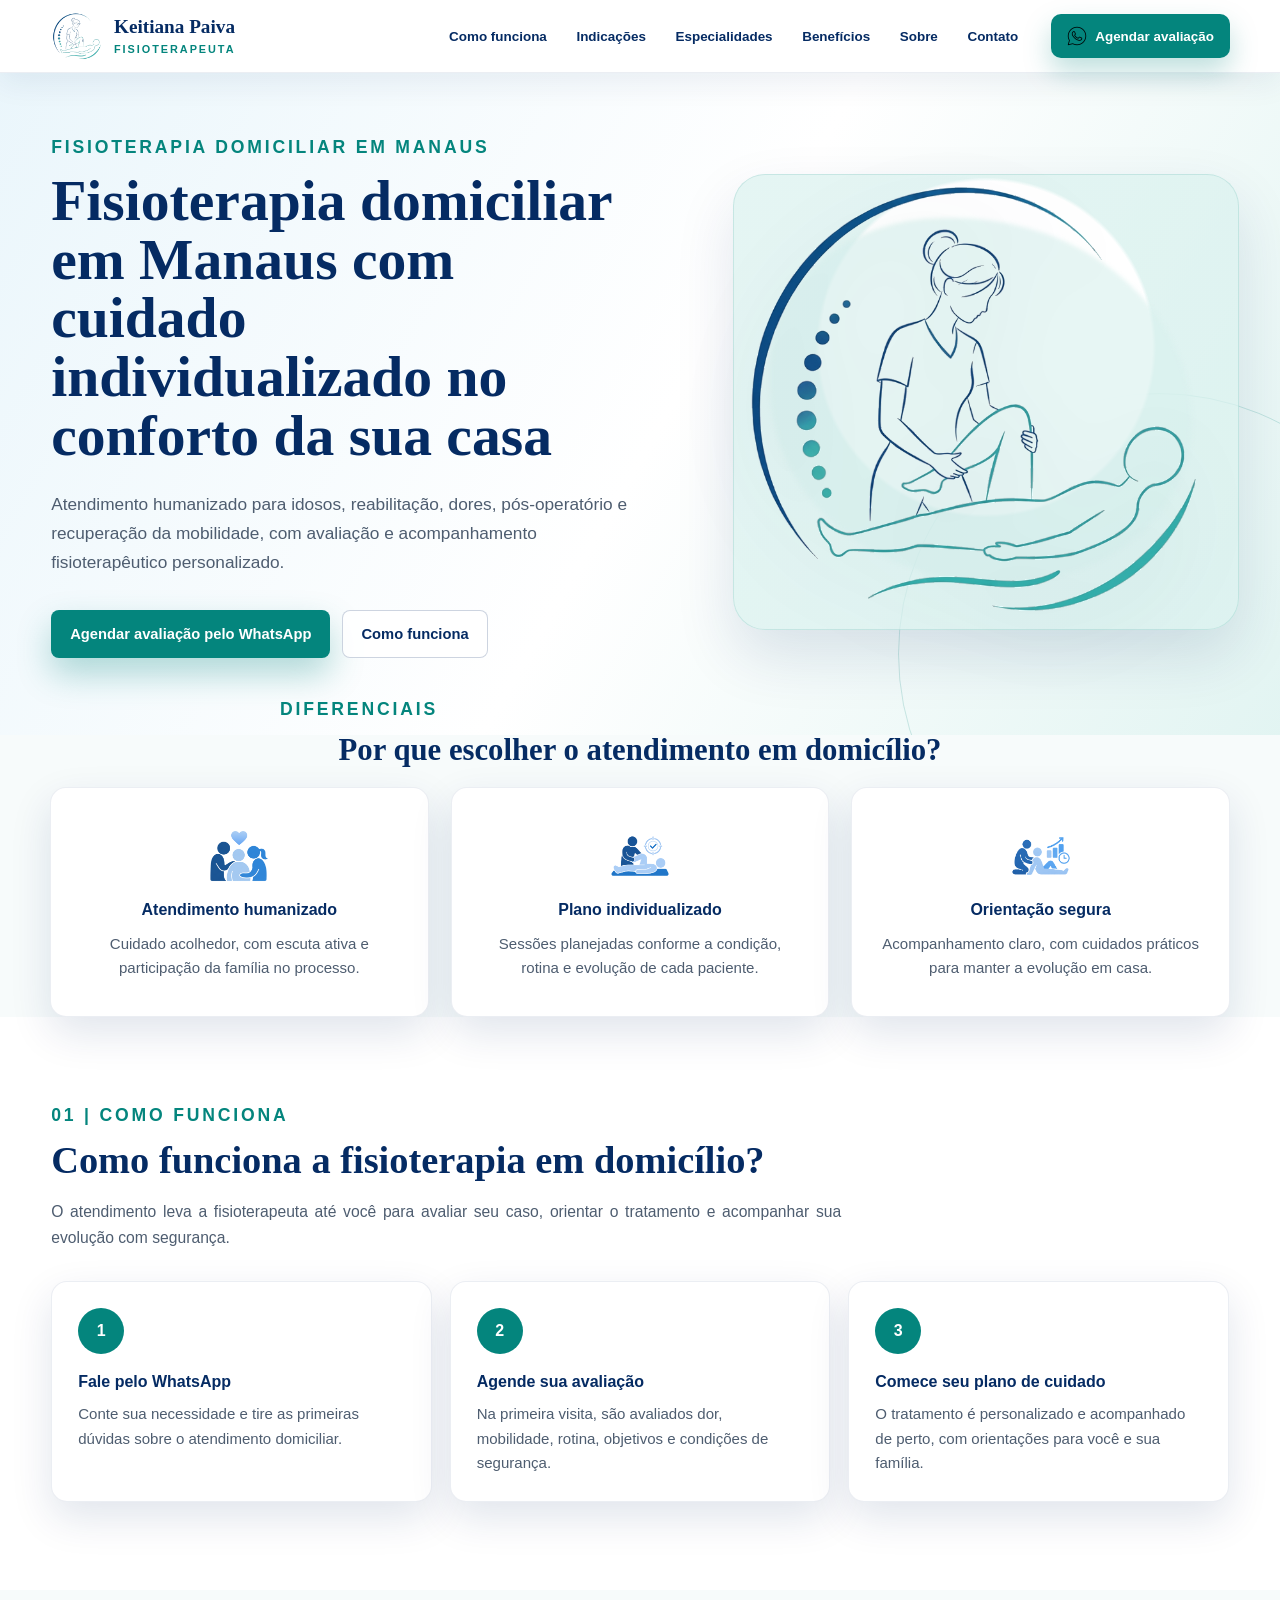
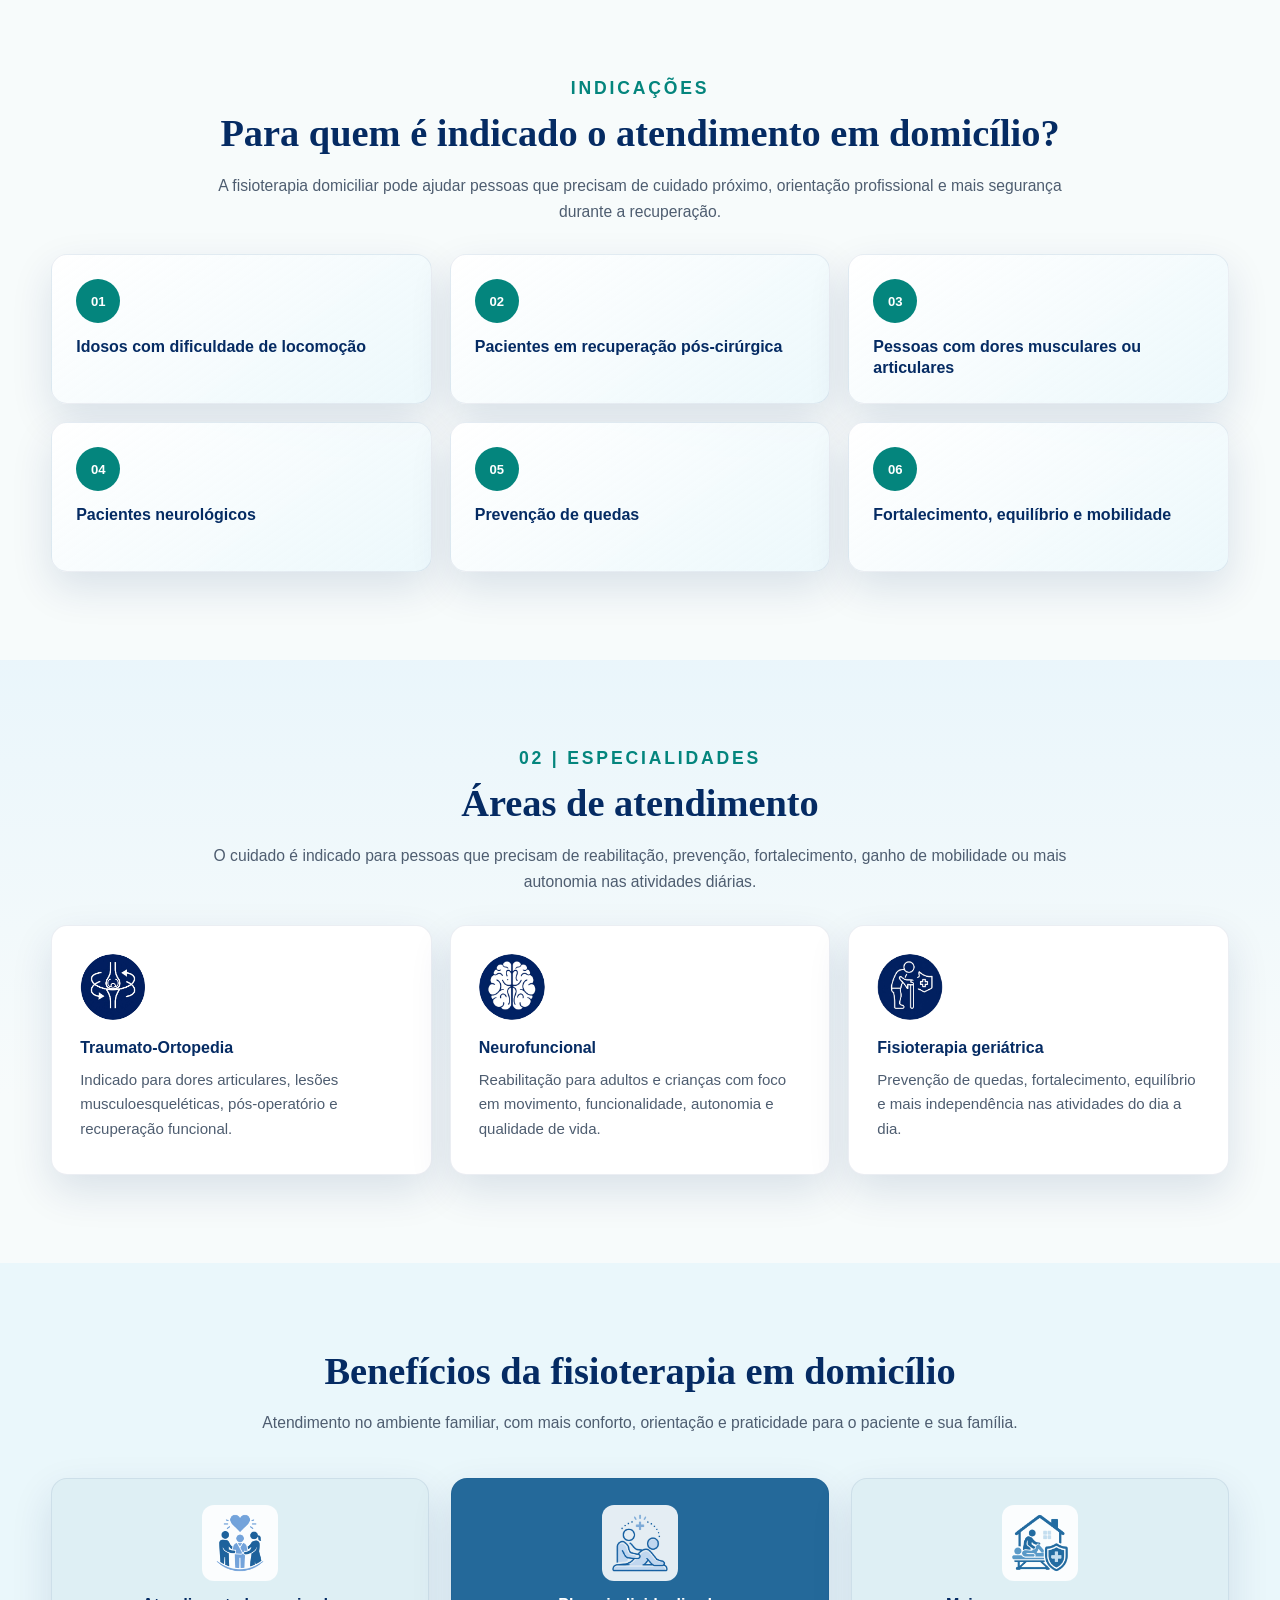
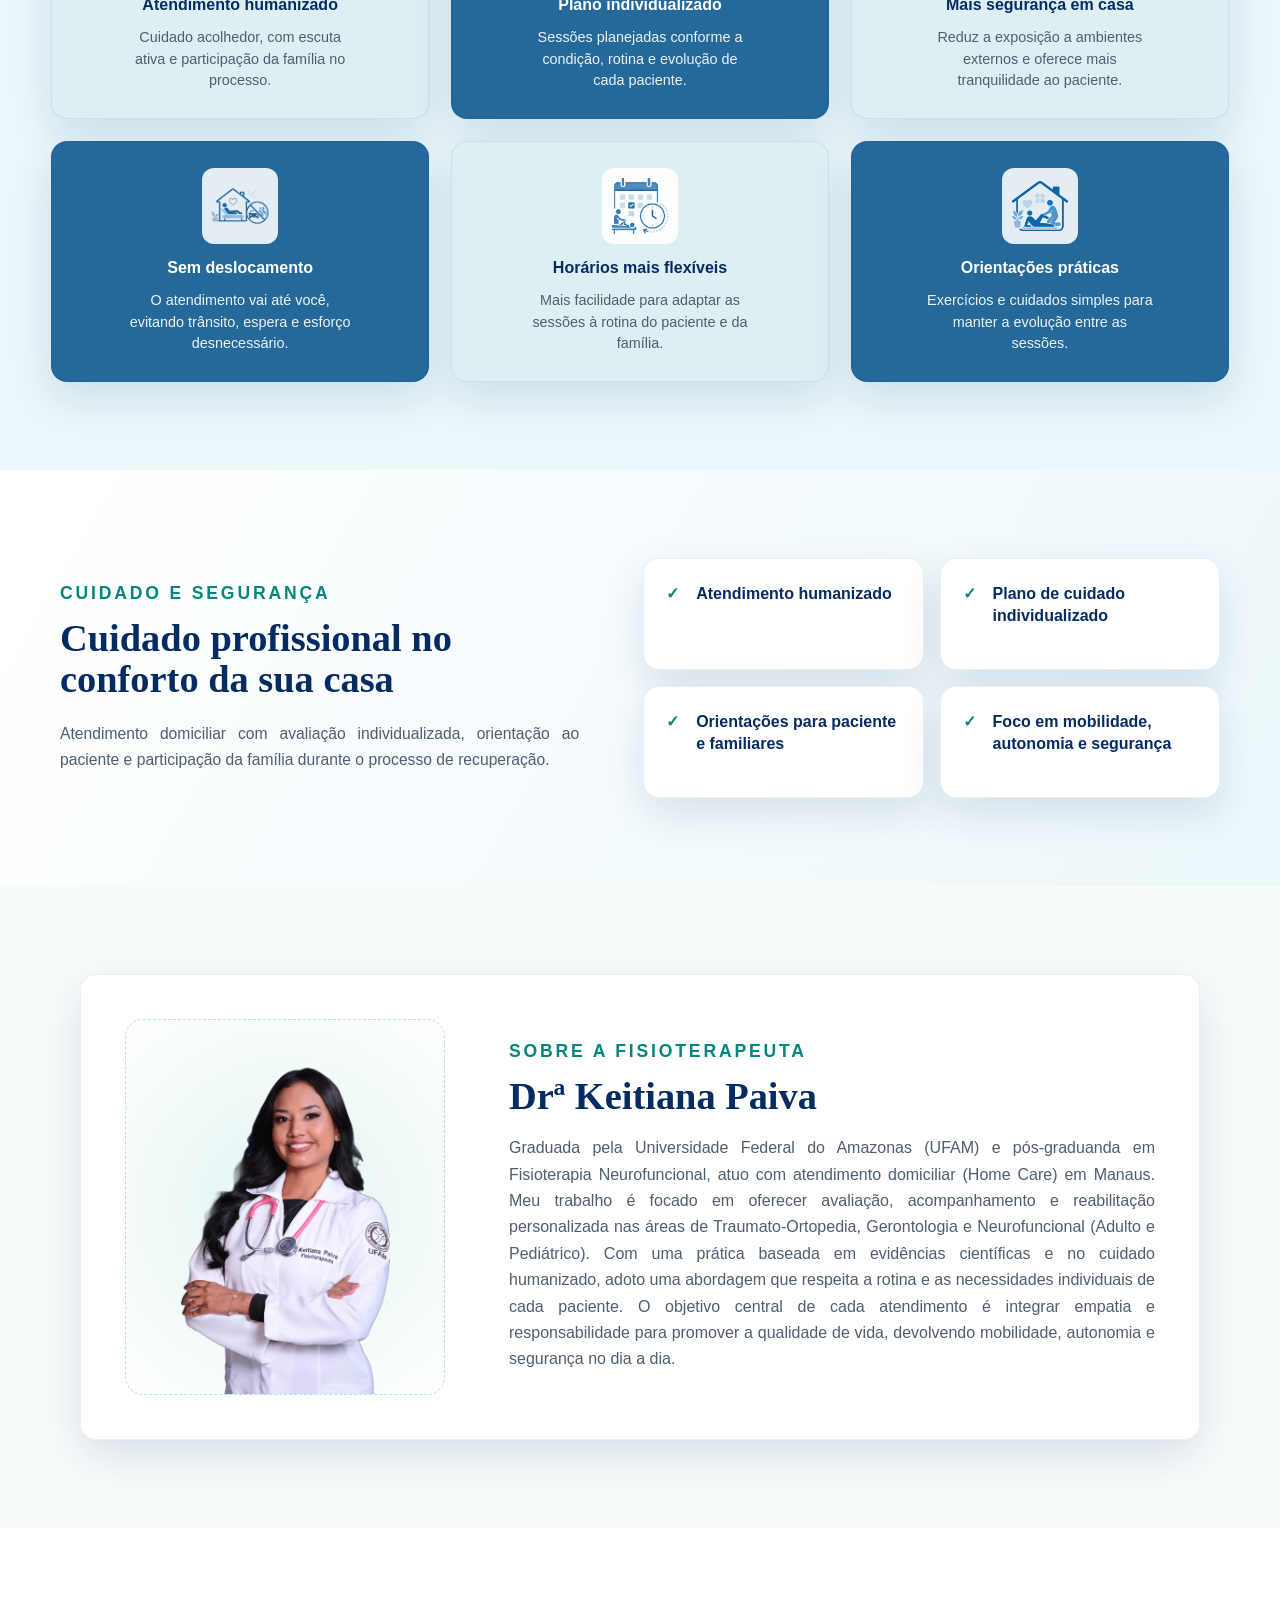
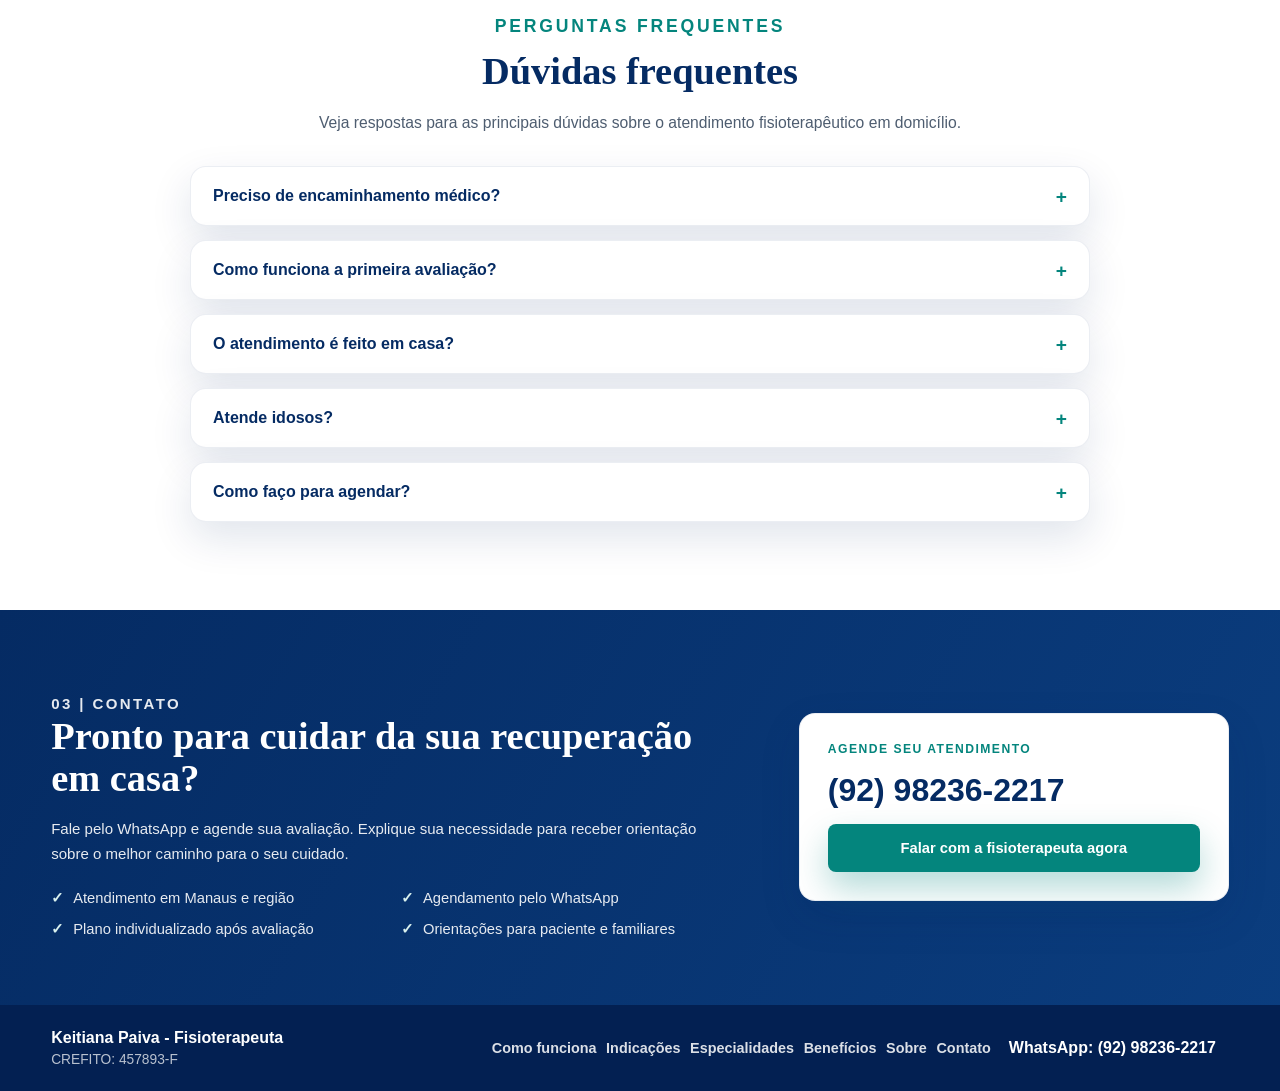
<file: index.html>
<!doctype html>
<html lang="pt-BR">
  <head>
    <meta charset="utf-8">
    <meta name="viewport" content="width=device-width, initial-scale=1">
    <meta
      name="description"
      content="Fisioterapia domiciliar em Manaus com avaliação, tratamento e acompanhamento individualizado para recuperar movimento, autonomia e qualidade de vida."
    >
    <meta
      name="keywords"
      content="fisioterapia domiciliar, fisioterapia em domicílio, fisioterapeuta em domicílio, fisioterapia domiciliar em Manaus, fisioterapia geriátrica, neurofuncional, traumato-ortopedia"
    >
    <title>Fisioterapia Domiciliar em Manaus | Keitiana Paiva</title>
    <link rel="canonical" href="https://fisioterapia-domiciliar-manaus.vercel.app/">
    <meta property="og:title" content="Fisioterapia Domiciliar em Manaus | Keitiana Paiva">
    <meta
      property="og:description"
      content="Atendimento fisioterapêutico domiciliar em Manaus com cuidado individualizado, seguro e humanizado."
    >
    <meta property="og:type" content="website">
    <meta property="og:url" content="https://fisioterapia-domiciliar-manaus.vercel.app/">
    <meta property="og:image" content="https://fisioterapia-domiciliar-manaus.vercel.app/assets/keit-logo-mark.png">
    <meta name="twitter:card" content="summary_large_image">
    <meta name="theme-color" content="#052b63">
    <link rel="icon" href="assets/keit-logo-mark.png" type="image/png">
    <link rel="stylesheet" href="styles.css">
    <script type="application/ld+json">
      {
        "@context": "https://schema.org",
        "@type": "MedicalBusiness",
        "name": "Keitiana Paiva - Fisioterapeuta",
        "description": "Fisioterapia domiciliar em Manaus com avaliação, tratamento e acompanhamento individualizado.",
        "url": "https://fisioterapia-domiciliar-manaus.vercel.app/",
        "image": "https://fisioterapia-domiciliar-manaus.vercel.app/assets/keit-logo-mark.png",
        "telephone": "+5592982362217",
        "priceRange": "$$",
        "medicalSpecialty": [
          "Physiotherapy",
          "Geriatric",
          "Neurologic",
          "Orthopedic"
        ],
        "areaServed": [
          {
            "@type": "City",
            "name": "Manaus"
          },
          {
            "@type": "AdministrativeArea",
            "name": "Amazonas"
          }
        ],
        "availableService": [
          {
            "@type": "MedicalTherapy",
            "name": "Fisioterapia em domicílio"
          },
          {
            "@type": "MedicalTherapy",
            "name": "Fisioterapia geriátrica"
          },
          {
            "@type": "MedicalTherapy",
            "name": "Fisioterapia neurofuncional"
          },
          {
            "@type": "MedicalTherapy",
            "name": "Traumato-Ortopedia"
          }
        ],
        "contactPoint": {
          "@type": "ContactPoint",
          "telephone": "+5592982362217",
          "contactType": "customer service",
          "availableLanguage": "Portuguese"
        }
      }
    </script>
  </head>
  <body>
    <header class="site-header">
      <div class="header-inner">
        <a class="brand" href="#inicio" aria-label="Keitiana Paiva">
          <img class="brand-logo" src="assets/keit-logo-mark.png" alt="" width="760" height="760">
          <span class="brand-copy">
            <strong>Keitiana Paiva</strong>
            <small>Fisioterapeuta</small>
          </span>
        </a>

        <button class="menu-toggle" type="button" aria-label="Abrir menu de navegação" aria-controls="primary-navigation" aria-expanded="false">
          <span></span>
          <span></span>
          <span></span>
        </button>

        <nav id="primary-navigation" class="nav" aria-label="Navegação principal">
          <div class="nav-links">
            <a href="#servico">Como funciona</a>
            <a href="#indicacoes">Indicações</a>
            <a href="#especialidades">Especialidades</a>
            <a href="#beneficios">Benefícios</a>
            <a href="#sobre">Sobre</a>
            <a href="#contato">Contato</a>
          </div>

          <a class="header-whatsapp" href="https://wa.me/5592982362217?text=Ol%C3%A1%2C%20gostaria%20de%20agendar%20um%20pr%C3%A9-atendimento%20de%20fisioterapia%20em%20domic%C3%ADlio." target="_blank" rel="noreferrer noopener" aria-label="Agendar avaliação pelo WhatsApp">
            <img src="assets/icons8-whatsapp-20.png" alt="" width="20" height="20" aria-hidden="true">
            Agendar avaliação
          </a>
        </nav>
      </div>
    </header>

    <main id="inicio">
      <section class="hero" aria-labelledby="hero-title">
        <div class="hero-content">
          <p class="eyebrow">Fisioterapia domiciliar em Manaus</p>
          <h1 id="hero-title">Fisioterapia domiciliar em Manaus com cuidado individualizado no conforto da sua casa</h1>
          <p class="hero-subtitle">
            Atendimento humanizado para idosos, reabilitação, dores, pós-operatório e recuperação
            da mobilidade, com avaliação e acompanhamento fisioterapêutico personalizado.
          </p>
          <div class="hero-actions">
            <a class="button primary" href="https://wa.me/5592982362217?text=Ol%C3%A1%2C%20gostaria%20de%20agendar%20um%20pr%C3%A9-atendimento%20de%20fisioterapia%20em%20domic%C3%ADlio." target="_blank" rel="noreferrer noopener" aria-label="Agendar avaliação pelo WhatsApp">
              Agendar avaliação pelo WhatsApp
            </a>
            <a class="button secondary" href="#servico">Como funciona</a>
          </div>
        </div>

        <div class="hero-visual" aria-label="Ilustração de fisioterapia em domicílio">
          <img src="assets/keit-logo-mark.png" alt="Fisioterapeuta realizando atendimento domiciliar" width="577" height="433" fetchpriority="high" decoding="async">
        </div>
      </section>

      <section class="intro-section" aria-labelledby="intro-title">
        <div class="intro-heading">
          <p class="eyebrow">Diferenciais</p>
          <h2 id="intro-title">Por que escolher o atendimento em domicílio?</h2>
        </div>
        <div class="intro-strip" aria-label="Resumo do atendimento">
          <article>
            <img class="intro-icon" src="assets/resumo-atendimento-1.png" alt="" width="1018" height="1018" loading="lazy" decoding="async">
            <h3>Atendimento humanizado</h3>
            <p>Cuidado acolhedor, com escuta ativa e participação da família no processo.</p>
          </article>
          <article>
            <img class="intro-icon" src="assets/resumo-atendimento-2.png" alt="" width="987" height="987" loading="lazy" decoding="async">
            <h3>Plano individualizado</h3>
            <p>Sessões planejadas conforme a condição, rotina e evolução de cada paciente.</p>
          </article>
          <article>
            <img class="intro-icon" src="assets/resumo-atendimento-3.png" alt="" width="913" height="913" loading="lazy" decoding="async">
            <h3>Orientação segura</h3>
            <p>Acompanhamento claro, com cuidados práticos para manter a evolução em casa.</p>
          </article>
        </div>
      </section>

      <section id="servico" class="section service-section">
        <div class="section-heading">
          <p class="eyebrow">01 | Como funciona</p>
          <h2>Como funciona a fisioterapia em domicílio?</h2>
          <p>
            O atendimento leva a fisioterapeuta até você para avaliar seu caso,
            orientar o tratamento e acompanhar sua evolução com segurança.
          </p>
        </div>

        <div class="process-grid">
          <article class="process-card">
            <span>1</span>
            <h3>Fale pelo WhatsApp</h3>
            <p>Conte sua necessidade e tire as primeiras dúvidas sobre o atendimento domiciliar.</p>
          </article>
          <article class="process-card">
            <span>2</span>
            <h3>Agende sua avaliação</h3>
            <p>Na primeira visita, são avaliados dor, mobilidade, rotina, objetivos e condições de segurança.</p>
          </article>
          <article class="process-card">
            <span>3</span>
            <h3>Comece seu plano de cuidado</h3>
            <p>O tratamento é personalizado e acompanhado de perto, com orientações para você e sua família.</p>
          </article>
        </div>
      </section>

      <section id="indicacoes" class="section indications-section" aria-labelledby="indications-title">
        <div class="section-heading center">
          <p class="eyebrow">Indicações</p>
          <h2 id="indications-title">Para quem é indicado o atendimento em domicílio?</h2>
          <p>
            A fisioterapia domiciliar pode ajudar pessoas que precisam de cuidado próximo,
            orientação profissional e mais segurança durante a recuperação.
          </p>
        </div>

        <div class="indications-grid" aria-label="Situações em que a fisioterapia domiciliar pode ajudar">
          <article>
            <span>01</span>
            <h3>Idosos com dificuldade de locomoção</h3>
          </article>
          <article>
            <span>02</span>
            <h3>Pacientes em recuperação pós-cirúrgica</h3>
          </article>
          <article>
            <span>03</span>
            <h3>Pessoas com dores musculares ou articulares</h3>
          </article>
          <article>
            <span>04</span>
            <h3>Pacientes neurológicos</h3>
          </article>
          <article>
            <span>05</span>
            <h3>Prevenção de quedas</h3>
          </article>
          <article>
            <span>06</span>
            <h3>Fortalecimento, equilíbrio e mobilidade</h3>
          </article>
        </div>
      </section>

      <section id="especialidades" class="section specialty-section">
        <div class="section-heading center">
          <p class="eyebrow">02 | Especialidades</p>
          <h2>Áreas de atendimento</h2>
          <p>
            O cuidado é indicado para pessoas que precisam de reabilitação, prevenção,
            fortalecimento, ganho de mobilidade ou mais autonomia nas atividades diárias.
          </p>
        </div>

        <div class="specialty-grid">
          <article class="specialty-card">
            <img class="specialty-icon-img" src="assets/traumato-ortopedia.png" alt="" width="490" height="490" loading="lazy" decoding="async">
            <h3>Traumato-Ortopedia</h3>
            <p>Indicado para dores articulares, lesões musculoesqueléticas, pós-operatório e recuperação funcional.</p>
          </article>
          <article class="specialty-card">
            <img class="specialty-icon-img" src="assets/neurofuncional.png" alt="" width="424" height="424" loading="lazy" decoding="async">
            <h3>Neurofuncional</h3>
            <p>Reabilitação para adultos e crianças com foco em movimento, funcionalidade, autonomia e qualidade de vida.</p>
          </article>
          <article class="specialty-card">
            <img class="specialty-icon-img" src="assets/fisioterapia-geriatrica.png" alt="" width="426" height="426" loading="lazy" decoding="async">
            <h3>Fisioterapia geriátrica</h3>
            <p>Prevenção de quedas, fortalecimento, equilíbrio e mais independência nas atividades do dia a dia.</p>
          </article>
        </div>
      </section>

      <section id="beneficios" class="section benefits-section" aria-labelledby="benefits-title">
        <div class="section-heading center">
          <h2 id="benefits-title">Benefícios da fisioterapia em domicílio</h2>
          <p>
            Atendimento no ambiente familiar, com mais conforto, orientação e praticidade
            para o paciente e sua família.
          </p>
        </div>

        <div class="benefits-grid">
          <article class="benefit-card">
            <img class="benefit-icon-img" src="assets/beneficio-1.png" alt="" width="912" height="912" loading="lazy" decoding="async">
            <h3>Atendimento humanizado</h3>
            <p>Cuidado acolhedor, com escuta ativa e participação da família no processo.</p>
          </article>
          <article class="benefit-card featured">
            <img class="benefit-icon-img" src="assets/beneficio-2.png" alt="" width="795" height="795" loading="lazy" decoding="async">
            <h3>Plano individualizado</h3>
            <p>Sessões planejadas conforme a condição, rotina e evolução de cada paciente.</p>
          </article>
          <article class="benefit-card">
            <img class="benefit-icon-img" src="assets/beneficio-3.png" alt="" width="874" height="874" loading="lazy" decoding="async">
            <h3>Mais segurança em casa</h3>
            <p>Reduz a exposição a ambientes externos e oferece mais tranquilidade ao paciente.</p>
          </article>
          <article class="benefit-card featured">
            <img class="benefit-icon-img" src="assets/beneficio-4.png" alt="" width="1119" height="1119" loading="lazy" decoding="async">
            <h3>Sem deslocamento</h3>
            <p>O atendimento vai até você, evitando trânsito, espera e esforço desnecessário.</p>
          </article>
          <article class="benefit-card">
            <img class="benefit-icon-img" src="assets/beneficio-5.png" alt="" width="809" height="809" loading="lazy" decoding="async">
            <h3>Horários mais flexíveis</h3>
            <p>Mais facilidade para adaptar as sessões à rotina do paciente e da família.</p>
          </article>
          <article class="benefit-card featured">
            <img class="benefit-icon-img" src="assets/beneficio-6.png" alt="" width="942" height="942" loading="lazy" decoding="async">
            <h3>Orientações práticas</h3>
            <p>Exercícios e cuidados simples para manter a evolução entre as sessões.</p>
          </article>
        </div>
      </section>

      <section class="section trust-section" aria-labelledby="trust-title">
        <div class="trust-content">
          <div>
            <p class="eyebrow">Cuidado e segurança</p>
            <h2 id="trust-title">Cuidado profissional no conforto da sua casa</h2>
            <p>
              Atendimento domiciliar com avaliação individualizada, orientação ao paciente
              e participação da família durante o processo de recuperação.
            </p>
          </div>
          <ul class="trust-cards" aria-label="Pontos de confiança do atendimento">
            <li>Atendimento humanizado</li>
            <li>Plano de cuidado individualizado</li>
            <li>Orientações para paciente e familiares</li>
            <li>Foco em mobilidade, autonomia e segurança</li>
          </ul>
        </div>
      </section>

      <section id="sobre" class="section about-section" aria-labelledby="about-title">
        <div class="about-visual" aria-hidden="true">
          <img src="assets/keit-perfilV2PNG.png" alt="" width="760" height="760" loading="lazy" decoding="async">
        </div>
        <div class="about-copy">
          <p class="eyebrow">Sobre a fisioterapeuta</p>
          <h2 id="about-title">Drª Keitiana Paiva</h2>
          <p>Graduada pela Universidade Federal do Amazonas (UFAM) e pós-graduanda em Fisioterapia Neurofuncional, atuo com atendimento domiciliar (Home Care) em Manaus. Meu trabalho é focado em oferecer avaliação, acompanhamento e reabilitação personalizada nas áreas de Traumato-Ortopedia, Gerontologia e Neurofuncional (Adulto e Pediátrico).
Com uma prática baseada em evidências científicas e no cuidado humanizado, adoto uma abordagem que respeita a rotina e as necessidades individuais de cada paciente. O objetivo central de cada atendimento é integrar empatia e responsabilidade para promover a qualidade de vida, devolvendo mobilidade, autonomia e segurança no dia a dia.
          </p>

          <!-- Inserir CREFITO aqui quando o registro profissional for confirmado. -->
        </div>
      </section>

      <!-- Depoimentos em stand by: renderizar esta seção somente quando houver relatos reais de pacientes. -->

      <section class="section faq-section" aria-labelledby="faq-title">
        <div class="section-heading center">
          <p class="eyebrow">Perguntas frequentes</p>
          <h2 id="faq-title">Dúvidas frequentes</h2>
          <p>Veja respostas para as principais dúvidas sobre o atendimento fisioterapêutico em domicílio.</p>
        </div>

        <div class="faq-list">
          <details>
            <summary>Preciso de encaminhamento médico?</summary>
            <p>Nem sempre. A fisioterapeuta pode realizar uma avaliação inicial para entender sua necessidade e orientar o melhor caminho. Em alguns casos, o encaminhamento médico pode ajudar no planejamento do tratamento.</p>
          </details>
          <details>
            <summary>Como funciona a primeira avaliação?</summary>
            <p>Na primeira visita, são avaliados dor, mobilidade, força, equilíbrio, rotina, objetivos do paciente e condições de segurança do ambiente.</p>
          </details>
          <details>
            <summary>O atendimento é feito em casa?</summary>
            <p>Sim. O atendimento é realizado no domicílio do paciente, oferecendo mais conforto, praticidade e segurança durante o processo de recuperação.</p>
          </details>
          <details>
            <summary>Atende idosos?</summary>
            <p>Sim. A fisioterapia geriátrica pode ajudar na prevenção de quedas, fortalecimento, equilíbrio, mobilidade e independência nas atividades do dia a dia.</p>
          </details>
          <details>
            <summary>Como faço para agendar?</summary>
            <p>Basta entrar em contato pelo WhatsApp, explicar sua necessidade e combinar o melhor horário para a avaliação.</p>
          </details>
        </div>
      </section>

      <section id="contato" class="section contact-section">
        <div class="contact-copy">
          <p class="eyebrow">03 | Contato</p>
          <h2>Pronto para cuidar da sua recuperação em casa?</h2>
          <p>
            Fale pelo WhatsApp e agende sua avaliação. Explique sua necessidade
            para receber orientação sobre o melhor caminho para o seu cuidado.
          </p>
          <ul class="trust-list" aria-label="Pontos de confiança">
            <li>Atendimento em Manaus e região</li>
            <li>Agendamento pelo WhatsApp</li>
            <li>Plano individualizado após avaliação</li>
            <li>Orientações para paciente e familiares</li>
          </ul>
        </div>

        <div class="contact-panel">
          <strong>Agende seu atendimento</strong>
          <a class="phone" href="https://wa.me/5592982362217?text=Ol%C3%A1%2C%20gostaria%20de%20agendar%20um%20pr%C3%A9-atendimento%20de%20fisioterapia%20em%20domic%C3%ADlio." target="_blank" rel="noreferrer noopener" aria-label="Falar com a fisioterapeuta pelo WhatsApp no número 92 98236-2217">
            (92) 98236-2217
          </a>
          <a class="button primary full" href="https://wa.me/5592982362217?text=Ol%C3%A1%2C%20gostaria%20de%20agendar%20um%20pr%C3%A9-atendimento%20de%20fisioterapia%20em%20domic%C3%ADlio." target="_blank" rel="noreferrer noopener" aria-label="Agendar avaliação pelo WhatsApp">
            Falar com a fisioterapeuta agora
          </a>
        </div>
      </section>
    </main>

    <footer class="site-footer">
      <div>
        <strong>Keitiana Paiva - Fisioterapeuta</strong>
        <span>CREFITO: 457893-F</span>
      </div>
      <nav class="footer-links" aria-label="Links rápidos">
        <a href="#servico">Como funciona</a>
        <a href="#indicacoes">Indicações</a>
        <a href="#especialidades">Especialidades</a>
        <a href="#beneficios">Benefícios</a>
        <a href="#sobre">Sobre</a>
        <a href="#contato">Contato</a>
      </nav>
      <a href="https://wa.me/5592982362217?text=Ol%C3%A1%2C%20gostaria%20de%20agendar%20um%20pr%C3%A9-atendimento%20de%20fisioterapia%20em%20domic%C3%ADlio." target="_blank" rel="noreferrer noopener">WhatsApp: (92) 98236-2217</a>
    </footer>

    <a class="floating-whatsapp" href="https://wa.me/5592982362217?text=Ol%C3%A1%2C%20gostaria%20de%20agendar%20um%20pr%C3%A9-atendimento%20de%20fisioterapia%20em%20domic%C3%ADlio." target="_blank" rel="noreferrer noopener" aria-label="Agendar pelo WhatsApp">
      Agendar pelo WhatsApp
    </a>
    <script>
      const siteHeader = document.querySelector(".site-header");
      const menuToggle = document.querySelector(".menu-toggle");
      const primaryNavigation = document.querySelector("#primary-navigation");

      if (siteHeader && menuToggle && primaryNavigation) {
        const closeMenu = () => {
          siteHeader.classList.remove("is-menu-open");
          menuToggle.setAttribute("aria-expanded", "false");
          menuToggle.setAttribute("aria-label", "Abrir menu de navegação");
        };

        menuToggle.addEventListener("click", () => {
          const isOpen = siteHeader.classList.toggle("is-menu-open");
          menuToggle.setAttribute("aria-expanded", String(isOpen));
          menuToggle.setAttribute("aria-label", isOpen ? "Fechar menu de navegação" : "Abrir menu de navegação");
        });

        primaryNavigation.querySelectorAll('a[href^="#"]').forEach((link) => {
          link.addEventListener("click", closeMenu);
        });
      }
    </script>
  </body>
</html>
</file>
<file: styles.css>
:root {
  --navy: #052b63;
  --navy-2: #0b3e80;
  --teal: #04857d;
  --teal-dark: #066f69;
  --teal-soft: #d9f1ee;
  --paper: #ffffff;
  --page: #f7fbfb;
  --ink: #172033;
  --muted: #4e5d70;
  --line: #d7e6e4;
  --soft-blue: #eaf7fb;
  --card-blue: #24699a;
  --shadow: 0 16px 42px rgba(5, 43, 99, 0.12);
  --shadow-hover: 0 24px 54px rgba(5, 43, 99, 0.17);
}

* {
  box-sizing: border-box;
}

html {
  scroll-behavior: smooth;
}

body {
  margin: 0;
  color: var(--ink);
  font-family: Arial, Helvetica, sans-serif;
  background: var(--page);
}

a {
  color: inherit;
  text-decoration: none;
}

a:focus-visible,
button:focus-visible,
summary:focus-visible {
  outline: 3px solid rgba(4, 133, 125, 0.55);
  outline-offset: 3px;
}

img {
  max-width: 100%;
  height: auto;
}

.site-header {
  position: sticky;
  top: 0;
  z-index: 20;
  padding: 10px clamp(14px, 3vw, 36px);
  border-bottom: 1px solid rgba(5, 43, 99, 0.08);
  background: rgba(255, 255, 255, 0.96);
  backdrop-filter: blur(14px);
  box-shadow: 0 10px 30px rgba(5, 43, 99, 0.07);
}

.header-inner {
  display: flex;
  gap: clamp(18px, 2.5vw, 32px);
  align-items: center;
  justify-content: space-between;
  width: min(1180px, 100%);
  margin: 0 auto;
}

.brand {
  display: inline-flex;
  align-items: center;
  gap: 12px;
  min-width: 0;
}

.brand-logo {
  display: block;
  width: 52px;
  height: 52px;
  object-fit: contain;
  object-position: center;
}

.brand-copy {
  min-width: 0;
}

.brand strong {
  display: block;
  color: var(--navy);
  font-family: Georgia, "Times New Roman", serif;
  font-size: clamp(1rem, 1.5vw, 1.25rem);
  line-height: 1;
  white-space: nowrap;
}

.brand small {
  display: block;
  margin-top: 6px;
  color: var(--teal);
  font-size: 0.68rem;
  font-weight: 800;
  letter-spacing: 0.18em;
  text-transform: uppercase;
}

.nav {
  flex: 1 1 auto;
  display: flex;
  align-items: center;
  justify-content: flex-end;
  gap: clamp(14px, 1.8vw, 24px);
  min-width: 0;
}

.nav-links,
.footer-links {
  display: flex;
  flex-wrap: nowrap;
  justify-content: center;
  gap: clamp(4px, 0.75vw, 10px);
}

.nav-links a,
.header-whatsapp {
  display: inline-flex;
  align-items: center;
  justify-content: center;
  min-height: 42px;
  padding: 8px 10px;
  font-size: 0.84rem;
  font-weight: 800;
  border-radius: 10px;
  white-space: nowrap;
}

.nav-links a {
  color: var(--navy);
  transition: color 160ms ease, background 160ms ease;
}

.nav-links a:hover,
.nav-links a:focus-visible {
  color: var(--teal);
  background: rgba(217, 241, 238, 0.48);
}

.header-whatsapp {
  gap: 8px;
  flex: 0 0 auto;
  min-width: 172px;
  min-height: 44px;
  padding: 10px 16px;
  color: #fff;
  background: var(--teal);
  box-shadow: 0 13px 28px rgba(4, 133, 125, 0.26);
  transition: transform 160ms ease, box-shadow 160ms ease, background 160ms ease;
}

.header-whatsapp img {
  width: 20px;
  height: 20px;
  flex: 0 0 auto;
}

.header-whatsapp:hover,
.header-whatsapp:focus-visible {
  background: var(--teal-dark);
  box-shadow: 0 18px 38px rgba(4, 133, 125, 0.32);
  transform: translateY(-1px);
}

.menu-toggle {
  display: none;
  width: 48px;
  height: 48px;
  align-items: center;
  justify-content: center;
  gap: 5px;
  padding: 0;
  color: var(--teal);
  background: #fff;
  border: 1px solid rgba(4, 133, 125, 0.22);
  border-radius: 12px;
  box-shadow: 0 10px 24px rgba(5, 43, 99, 0.08);
  cursor: pointer;
}

.menu-toggle span {
  display: block;
  width: 22px;
  height: 2px;
  background: currentColor;
  border-radius: 999px;
  transition: transform 160ms ease, opacity 160ms ease;
}

.site-header.is-menu-open .menu-toggle span:nth-child(1) {
  transform: translateY(7px) rotate(45deg);
}

.site-header.is-menu-open .menu-toggle span:nth-child(2) {
  opacity: 0;
}

.site-header.is-menu-open .menu-toggle span:nth-child(3) {
  transform: translateY(-7px) rotate(-45deg);
}

.hero {
  position: relative;
  display: grid;
  grid-template-columns: minmax(0, 1fr) minmax(320px, 0.9fr);
  gap: clamp(34px, 5vw, 72px);
  align-items: center;
  padding: clamp(34px, 5vw, 68px) clamp(18px, 4vw, 70px) clamp(54px, 6vw, 78px);
  overflow: hidden;
  background:
    linear-gradient(120deg, rgba(232, 245, 251, 0.9), rgba(255, 255, 255, 0.9) 52%, rgba(217, 241, 238, 0.76)),
    var(--paper);
}

.hero::after {
  position: absolute;
  right: -140px;
  bottom: -180px;
  width: 520px;
  height: 520px;
  content: "";
  border: 1px solid rgba(4, 133, 125, 0.18);
  border-radius: 50%;
}

.hero-content,
.hero-visual {
  position: relative;
  z-index: 1;
}

.hero-content {
  max-width: 820px;
}

.eyebrow {
  margin: 0 0 14px;
  color: var(--teal);
  font-size: 1.1rem;
  font-weight: 900;
  letter-spacing: 0.16em;
  text-transform: uppercase;
}

h1,
h2,
h3,
p {
    text-align: justify;
}

h1,
h2,
h3 {
  margin-top: 0;
  color: var(--navy);
  text-align: left;
  word-spacing: normal;
}

h1,
h2 {
  font-family: Georgia, "Times New Roman", serif;
}

h1 {
  margin-bottom: 0;
  font-size: clamp(2.15rem, 4.5vw, 4.65rem);
  line-height: 1.02;
}

h2 {
  margin-bottom: 0;
  font-size: clamp(1.75rem, 3vw, 3.15rem);
  line-height: 1.08;
}

h3 {
  margin-bottom: 10px;
  font-size: 1rem;
  line-height: 1.26;
}

p {
  margin-top: 0;
}

.hero-subtitle {
  max-width: 690px;
  margin: 24px 0 0;
  color: var(--muted);
  font-size: clamp(0.98rem, 1.35vw, 1.12rem);
  line-height: 1.7;
  text-align: left;
}

.hero-actions {
  display: flex;
  flex-wrap: wrap;
  gap: 12px;
  margin-top: 32px;
}

.button {
  display: inline-flex;
  align-items: center;
  justify-content: center;
  min-height: 48px;
  padding: 13px 18px;
  font-size: 0.92rem;
  font-weight: 900;
  border: 1px solid transparent;
  border-radius: 8px;
  transition: transform 160ms ease, box-shadow 160ms ease, background 160ms ease, border-color 160ms ease;
}

.button:hover,
.button:focus-visible {
  transform: translateY(-2px);
}

.button.primary {
  color: #fff;
  background: var(--teal);
  box-shadow: 0 16px 34px rgba(4, 133, 125, 0.3);
}

.button.primary:hover,
.button.primary:focus-visible {
  background: var(--teal-dark);
  box-shadow: 0 20px 42px rgba(4, 133, 125, 0.34);
}

.button.secondary {
  color: var(--navy);
  border-color: rgba(5, 43, 99, 0.2);
  background: rgba(255, 255, 255, 0.82);
}

.button.secondary:hover,
.button.secondary:focus-visible {
  border-color: rgba(4, 133, 125, 0.4);
}

.button.full {
  width: 100%;
}

.hero-visual {
  display: grid;
  min-height: 420px;
  align-items: center;
  justify-items: center;
  isolation: isolate;
}

.hero-visual::before {
  position: absolute;
  inset: 4% -2% 2% 6%;
  content: "";
  z-index: -2;
  background:
    radial-gradient(circle at 50% 38%, rgba(255, 255, 255, 0.96) 0 44%, rgba(217, 241, 238, 0.7) 45% 100%);
  border: 1px solid rgba(4, 133, 125, 0.13);
  border-radius: 32px;
  box-shadow: 0 26px 60px rgba(5, 43, 99, 0.12);
}

.hero-visual::after {
  position: absolute;
  inset: 13% 7% 12% 13%;
  content: "";
  z-index: -1;
  background: rgba(217, 241, 238, 0.62);
  border-radius: 42% 58% 45% 55%;
  filter: blur(2px);
}

.hero-visual img {
  position: relative;
  display: block;
  width: min(92%, 540px);
  max-height: 520px;
  margin: 0 auto;
  object-fit: contain;
  object-position: center;
  filter: drop-shadow(0 22px 34px rgba(5, 43, 99, 0.14));
}

.intro-section {
  width: min(1180px, calc(100% - 36px));
  margin: -36px auto 0;
  position: relative;
  z-index: 2;
}

.intro-heading {
  max-width: 720px;
  margin: 0 auto 20px;
  text-align: center;
}

.intro-heading h2 {
  text-align: center;
  font-size: clamp(1.45rem, 2.4vw, 2.35rem);
}

.intro-strip {
  display: grid;
  grid-template-columns: repeat(3, minmax(0, 1fr));
  gap: 22px;
}

.intro-strip article,
.process-card,
.specialty-card,
.benefit-card,
.indications-grid article,
.trust-cards li,
.about-section,
.faq-list details,
.contact-panel {
  border: 1px solid rgba(5, 43, 99, 0.08);
  border-radius: 16px;
  background: var(--paper);
  box-shadow: var(--shadow);
}

.intro-strip article {
  display: grid;
  gap: 12px;
  min-height: 230px;
  align-content: center;
  justify-items: center;
  padding: 36px 30px;
  text-align: center;
  transition: transform 180ms ease, box-shadow 180ms ease, border-color 180ms ease;
}

.intro-strip article:hover,
.intro-strip article:focus-within,
.process-card:hover,
.specialty-card:hover,
.benefit-card:hover {
  transform: translateY(-5px);
  border-color: rgba(4, 133, 125, 0.28);
  box-shadow: var(--shadow-hover);
}

.intro-icon {
  display: block;
  width: clamp(62px, 5vw, 76px);
  height: clamp(62px, 5vw, 76px);
  object-fit: contain;
  object-position: center;
}

.intro-strip h3 {
  margin: 0;
  color: var(--navy);
  text-align: center;
}

.intro-strip p {
  max-width: 320px;
  margin: 0;
  color: var(--muted);
  font-size: 0.94rem;
  line-height: 1.58;
  text-align: center;
}

.section {
  padding: clamp(56px, 7vw, 88px) clamp(18px, 4vw, 70px);
}

.section-heading {
  max-width: 790px;
  margin-bottom: 30px;
}

.section-heading.center {
  max-width: 860px;
  margin-right: auto;
  margin-left: auto;
  text-align: center;
}

.section-heading.center h2,
.section-heading.center p {
  text-align: center;
}

.section-heading p:not(.eyebrow) {
  margin: 18px 0 0;
  color: var(--muted);
  font-size: 0.98rem;
  line-height: 1.65;
}

.service-section {
  background: var(--paper);
}

.process-grid,
.specialty-grid,
.indications-grid {
  display: grid;
  grid-template-columns: repeat(3, minmax(0, 1fr));
  gap: 18px;
}

.process-card {
  display: grid;
  min-height: 220px;
  align-content: start;
  padding: 26px;
  transition: transform 180ms ease, box-shadow 180ms ease, border-color 180ms ease;
}

.process-card span {
  display: grid;
  width: 46px;
  height: 46px;
  margin-bottom: 18px;
  place-items: center;
  color: #fff;
  font-weight: 900;
  background: var(--teal);
  border-radius: 50%;
}

.process-card p,
.specialty-card p,
.contact-copy p {
  margin: 0;
  color: var(--muted);
  font-size: 0.94rem;
  line-height: 1.62;
  text-align: left;
}

.specialty-section {
  background:
    linear-gradient(180deg, rgba(232, 245, 251, 0.88), rgba(247, 251, 251, 1) 72%),
    var(--page);
}

.indications-section {
  background: var(--page);
}

.indications-grid article {
  display: grid;
  gap: 14px;
  min-height: 150px;
  align-content: start;
  padding: 24px;
  background:
    linear-gradient(145deg, rgba(255, 255, 255, 1), rgba(234, 247, 251, 0.82));
}

.indications-grid span {
  display: inline-grid;
  width: 44px;
  height: 44px;
  place-items: center;
  color: #fff;
  font-size: 0.82rem;
  font-weight: 900;
  background: var(--teal);
  border-radius: 50%;
}

.indications-grid h3 {
  margin: 0;
}

.specialty-card {
  display: grid;
  min-height: 250px;
  align-content: start;
  padding: 28px;
  transition: transform 180ms ease, box-shadow 180ms ease, border-color 180ms ease;
}

.specialty-icon-img {
  display: block;
  width: 66px;
  height: 66px;
  margin-bottom: 18px;
  border-radius: 50%;
  object-fit: cover;
}

.benefits-section {
  background: var(--soft-blue);
}

.benefits-section .section-heading {
  margin-bottom: 42px;
}

.benefits-grid {
  display: grid;
  grid-template-columns: repeat(3, minmax(0, 1fr));
  gap: 22px;
}

.benefit-card {
  display: grid;
  min-height: 235px;
  align-content: center;
  justify-items: center;
  gap: 12px;
  padding: 26px 22px;
  color: var(--muted);
  text-align: center;
  background: #deeff4;
  transition: transform 180ms ease, box-shadow 180ms ease, border-color 180ms ease;
}

.benefit-card.featured {
  color: #fff;
  background: var(--card-blue);
}

.benefit-icon-img {
  display: block;
  width: 76px;
  height: 76px;
  padding: 7px;
  object-fit: contain;
  object-position: center;
  background: rgba(255, 255, 255, 0.88);
  border-radius: 12px;
}

.benefit-card h3 {
  max-width: 230px;
  margin: 2px 0 0;
  color: var(--navy);
  text-align: center;
}

.benefit-card.featured h3 {
  color: #fff;
}

.benefit-card p {
  max-width: 230px;
  margin: 0;
  color: inherit;
  font-size: 0.9rem;
  line-height: 1.5;
  text-align: center;
}

.trust-section {
  background:
    linear-gradient(120deg, rgba(255, 255, 255, 0.98), rgba(234, 247, 251, 0.9)),
    var(--paper);
}

.trust-content {
  display: grid;
  grid-template-columns: minmax(0, 0.9fr) minmax(320px, 1fr);
  gap: clamp(24px, 5vw, 70px);
  align-items: center;
  max-width: 1160px;
  margin: 0 auto;
}

.trust-content p:not(.eyebrow) {
  max-width: 620px;
  margin: 20px 0 0;
  color: var(--muted);
  font-size: 0.98rem;
  line-height: 1.68;
}

.trust-cards {
  display: grid;
  grid-template-columns: repeat(2, minmax(0, 1fr));
  gap: 16px;
  margin: 0;
  padding: 0;
  list-style: none;
}

.trust-cards li {
  position: relative;
  min-height: 112px;
  padding: 24px 22px 22px 52px;
  color: var(--navy);
  font-weight: 900;
  line-height: 1.35;
  background: var(--paper);
}

.trust-cards li::before {
  position: absolute;
  left: 22px;
  top: 24px;
  color: var(--teal);
  content: "✓";
  font-weight: 900;
}

.about-section {
  display: grid;
  grid-template-columns: minmax(220px, 320px) minmax(0, 1fr);
  gap: clamp(24px, 5vw, 64px);
  align-items: center;
  max-width: 1120px;
  margin: clamp(56px, 7vw, 88px) auto;
  padding: clamp(26px, 4vw, 44px);
  background: var(--paper);
}

.about-visual {
  display: grid;
  min-height: 260px;
  place-items: center;
  border: 1px dashed rgba(4, 133, 125, 0.24);
  border-radius: 18px;
  background:
    radial-gradient(circle at center, rgba(217, 241, 238, 0.8), rgba(255, 255, 255, 0.9));
}

.about-visual img {
  width: min(68%, 210px);
  object-fit: contain;
}

.about-copy p:not(.eyebrow) {
  max-width: 720px;
  margin: 18px 0 0;
  color: var(--muted);
  line-height: 1.65;
}

.benefit-card.featured p {
  color: rgba(255, 255, 255, 0.92);
}

.faq-section {
  background: var(--paper);
}

.faq-list {
  display: grid;
  gap: 14px;
  max-width: 900px;
  margin: 0 auto;
}

.faq-list details {
  overflow: hidden;
}

.faq-list summary {
  cursor: pointer;
  padding: 20px 22px;
  color: var(--navy);
  font-weight: 900;
  list-style: none;
}

.faq-list summary::-webkit-details-marker {
  display: none;
}

.faq-list summary::after {
  float: right;
  content: "+";
  color: var(--teal);
  font-size: 1.2rem;
  line-height: 1;
}

.faq-list details[open] summary::after {
  content: "-";
}

.faq-list summary:focus-visible {
  outline: 2px solid var(--teal);
  outline-offset: -2px;
}

.faq-list details p {
  margin: 0;
  padding: 0 22px 22px;
  color: var(--muted);
  line-height: 1.62;
}

.contact-section {
  display: grid;
  grid-template-columns: minmax(0, 1fr) minmax(280px, 430px);
  gap: clamp(26px, 5vw, 72px);
  align-items: center;
  padding-top: clamp(44px, 5vw, 68px);
  padding-bottom: clamp(44px, 5vw, 68px);
  color: #fff;
  background:
    linear-gradient(120deg, rgba(5, 43, 99, 0.98), rgba(11, 62, 128, 0.95)),
    var(--navy);
}

.contact-section .eyebrow,
.contact-section h2,
.contact-section p {
  color: #fff;
}

.contact-copy p {
  max-width: 650px;
  margin-top: 18px;
  opacity: 0.9;
}

.contact-copy h2 {
  max-width: 760px;
  color: #fff;
}

.trust-list {
  display: grid;
  grid-template-columns: repeat(2, minmax(0, 1fr));
  gap: 10px 16px;
  margin: 22px 0 0;
  padding: 0;
  list-style: none;
}

.trust-list li {
  position: relative;
  padding-left: 22px;
  color: rgba(255, 255, 255, 0.9);
  font-size: 0.92rem;
  line-height: 1.45;
}

.trust-list li::before {
  position: absolute;
  left: 0;
  color: var(--teal-soft);
  content: "✓";
  font-weight: 900;
}

.contact-panel {
  display: grid;
  gap: 18px;
  padding: 28px;
  color: var(--ink);
  width: 100%;
  justify-self: end;
}

.contact-panel strong {
  color: var(--teal);
  font-size: 0.76rem;
  font-weight: 900;
  letter-spacing: 0.12em;
  text-transform: uppercase;
}

.phone {
  color: var(--navy);
  font-size: clamp(1.45rem, 3vw, 2rem);
  font-weight: 900;
  line-height: 1;
}

.site-footer {
  display: grid;
  grid-template-columns: minmax(220px, 1fr) auto minmax(220px, auto);
  gap: 18px;
  align-items: center;
  padding: 24px clamp(18px, 4vw, 70px);
  color: #fff;
  background: #032052;
}

.site-footer strong,
.site-footer span {
  display: block;
}

.site-footer span {
  margin-top: 5px;
  color: rgba(255, 255, 255, 0.72);
  font-size: 0.86rem;
}

.site-footer a {
  font-weight: 800;
}

.footer-links a {
  color: rgba(255, 255, 255, 0.86);
  font-size: 0.9rem;
}

.footer-links a:hover,
.footer-links a:focus-visible,
.site-footer > a:hover,
.site-footer > a:focus-visible {
  color: #fff;
  outline: none;
  text-decoration: underline;
}

.floating-whatsapp {
  position: fixed;
  right: 18px;
  bottom: 18px;
  z-index: 30;
  display: none;
  min-height: 48px;
  align-items: center;
  justify-content: center;
  padding: 13px 18px;
  color: #fff;
  font-size: 0.9rem;
  font-weight: 900;
  background: var(--teal);
  border-radius: 999px;
  box-shadow: 0 16px 34px rgba(4, 133, 125, 0.32);
}

.floating-whatsapp:hover,
.floating-whatsapp:focus-visible {
  background: var(--teal-dark);
}

@media (max-width: 1080px) {
  .benefits-grid {
    grid-template-columns: repeat(2, minmax(0, 1fr));
  }

  .site-header {
    padding: 10px 18px;
  }

  .header-inner {
    display: grid;
    grid-template-columns: 1fr auto;
    gap: 14px;
  }

  .menu-toggle {
    display: inline-flex;
    flex-direction: column;
  }

  .nav {
    position: absolute;
    top: calc(100% + 1px);
    right: 18px;
    left: 18px;
    display: none;
    flex-direction: column;
    align-items: stretch;
    gap: 14px;
    padding: 18px;
    border: 1px solid rgba(5, 43, 99, 0.1);
    border-radius: 0 0 16px 16px;
    background: rgba(255, 255, 255, 0.98);
    box-shadow: 0 22px 44px rgba(5, 43, 99, 0.14);
  }

  .site-header.is-menu-open .nav {
    display: flex;
  }

  .nav-links {
    display: grid;
    grid-template-columns: 1fr;
    gap: 4px;
  }

  .nav-links a {
    justify-content: flex-start;
    min-height: 46px;
    padding: 12px 10px;
  }

  .header-whatsapp {
    width: 100%;
    min-height: 48px;
    min-width: 0;
  }
}

@media (max-width: 940px) {

  .hero,
  .contact-section {
    grid-template-columns: 1fr;
  }

  .hero-visual {
    min-height: 320px;
  }

  .process-grid,
  .specialty-grid,
  .indications-grid,
  .trust-content,
  .about-section {
    grid-template-columns: 1fr;
  }

  .site-footer {
    grid-template-columns: 1fr;
  }
}

@media (max-width: 760px) {
  .intro-strip,
  .benefits-grid,
  .trust-cards {
    grid-template-columns: 1fr;
  }

  .trust-list {
    grid-template-columns: 1fr;
  }
}

@media (max-width: 560px) {
  body {
    padding-bottom: 74px;
  }

  .site-header {
    gap: 14px;
  }

  .brand {
    align-items: center;
    gap: 10px;
  }

  .brand-logo {
    width: 48px;
    height: 48px;
  }

  .brand strong {
    white-space: normal;
    font-size: 1rem;
  }

  .brand small {
    font-size: 0.58rem;
  }

  .hero-actions,
  .button {
    width: 100%;
  }

  .hero {
    padding-top: 28px;
    padding-bottom: 42px;
  }

  h1 {
    font-size: clamp(2rem, 9vw, 2.85rem);
    line-height: 1.06;
  }

  h2 {
    font-size: clamp(1.55rem, 8vw, 2.35rem);
  }

  .section {
    padding-top: 48px;
    padding-bottom: 48px;
  }

  .hero-subtitle {
    margin-top: 18px;
    font-size: 0.98rem;
    line-height: 1.62;
  }

  .hero-visual {
    min-height: 260px;
  }

  .hero-visual img {
    width: min(92%, 340px);
  }

  .intro-section {
    margin-top: 0;
  }

  .intro-strip article,
  .process-card,
  .specialty-card,
  .benefit-card,
  .indications-grid article,
  .trust-cards li {
    min-height: auto;
  }

  .about-section {
    margin-top: 48px;
    margin-bottom: 48px;
    border-radius: 0;
  }

  .about-visual {
    min-height: 200px;
  }

  .contact-section {
    padding-bottom: 54px;
  }

  .floating-whatsapp {
    display: inline-flex;
    right: 12px;
    bottom: 12px;
    left: 12px;
    width: auto;
    border-radius: 12px;
  }
}
</file>
